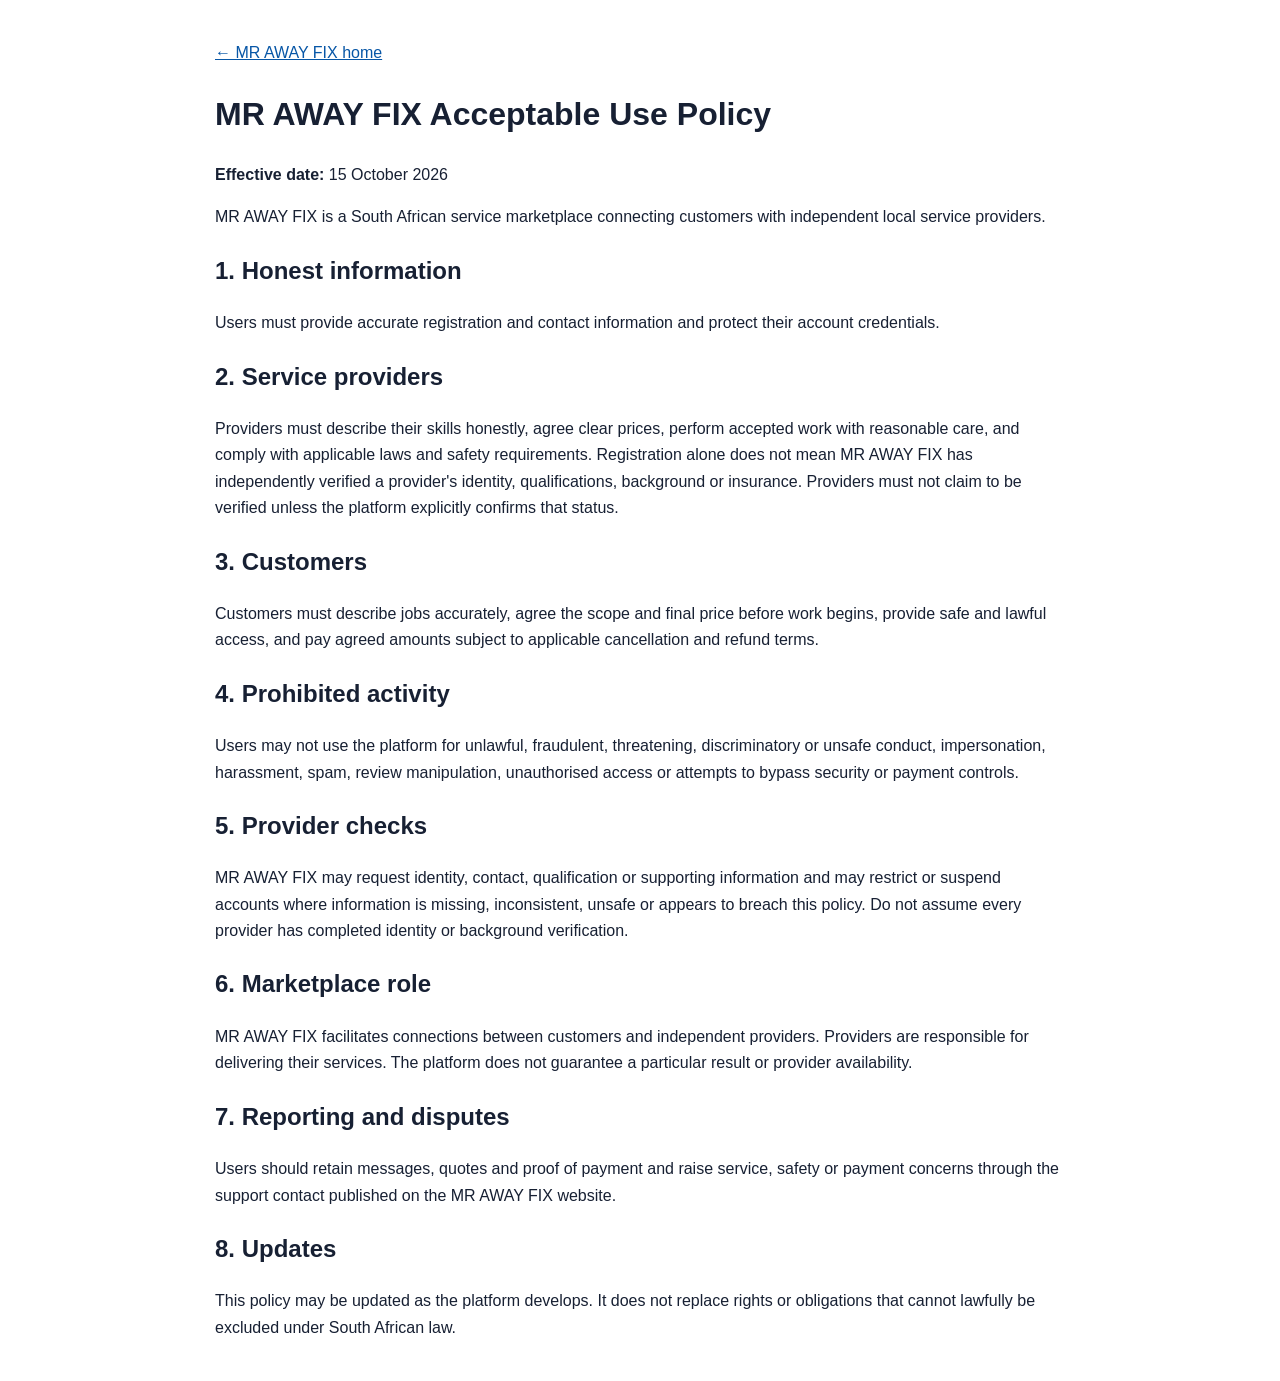
<file: acceptable-use.html>
<!doctype html>

<html lang="en">
<head>
<meta charset="utf-8">
<meta name="viewport" content="width=device-width, initial-scale=1">
<title>Acceptable Use Policy | MR AWAY FIX</title>
<style>
body{font:16px/1.65 Arial,sans-serif;max-width:850px;margin:auto;padding:24px;color:#172033}
a{color:#0756a6}
</style>
</head>
<body>
<p><a href="index.html">← MR AWAY FIX home</a></p>
<h1>MR AWAY FIX Acceptable Use Policy</h1>
<p><strong>Effective date:</strong> 15 October 2026</p>
<p>MR AWAY FIX is a South African service marketplace connecting customers with independent local service providers.</p>
<h2>1. Honest information</h2>
<p>Users must provide accurate registration and contact information and protect their account credentials.</p>
<h2>2. Service providers</h2>
<p>Providers must describe their skills honestly, agree clear prices, perform accepted work with reasonable care, and comply with applicable laws and safety requirements. Registration alone does not mean MR AWAY FIX has independently verified a provider's identity, qualifications, background or insurance. Providers must not claim to be verified unless the platform explicitly confirms that status.</p>
<h2>3. Customers</h2>
<p>Customers must describe jobs accurately, agree the scope and final price before work begins, provide safe and lawful access, and pay agreed amounts subject to applicable cancellation and refund terms.</p>
<h2>4. Prohibited activity</h2>
<p>Users may not use the platform for unlawful, fraudulent, threatening, discriminatory or unsafe conduct, impersonation, harassment, spam, review manipulation, unauthorised access or attempts to bypass security or payment controls.</p>
<h2>5. Provider checks</h2>
<p>MR AWAY FIX may request identity, contact, qualification or supporting information and may restrict or suspend accounts where information is missing, inconsistent, unsafe or appears to breach this policy. Do not assume every provider has completed identity or background verification.</p>
<h2>6. Marketplace role</h2>
<p>MR AWAY FIX facilitates connections between customers and independent providers. Providers are responsible for delivering their services. The platform does not guarantee a particular result or provider availability.</p>
<h2>7. Reporting and disputes</h2>
<p>Users should retain messages, quotes and proof of payment and raise service, safety or payment concerns through the support contact published on the MR AWAY FIX website.</p>
<h2>8. Updates</h2>
<p>This policy may be updated as the platform develops. It does not replace rights or obligations that cannot lawfully be excluded under South African law.</p>
</body>
</html>
</file>
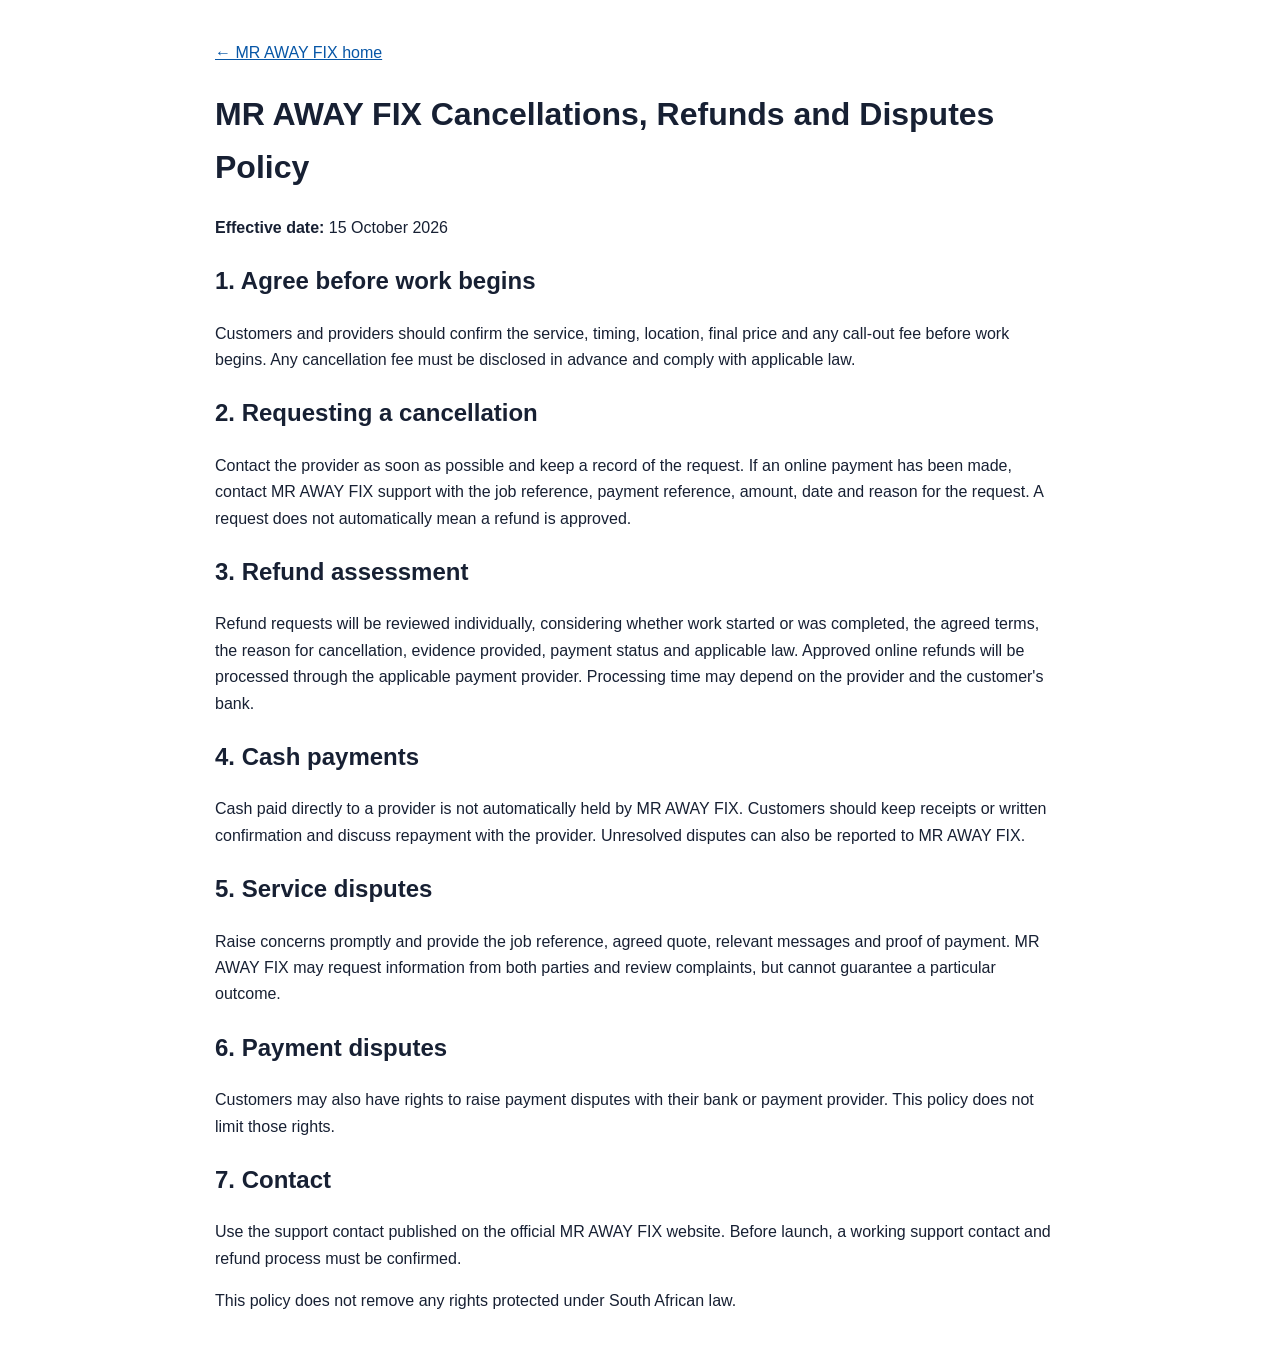
<file: cancellations-refunds-disputes.html>
<!doctype html>

<html lang="en">
<head>
<meta charset="utf-8">
<meta name="viewport" content="width=device-width, initial-scale=1">
<title>Cancellations, Refunds and Disputes | MR AWAY FIX</title>
<style>
body{font:16px/1.65 Arial,sans-serif;max-width:850px;margin:auto;padding:24px;color:#172033}
a{color:#0756a6}
</style>
</head>
<body>
<p><a href="index.html">← MR AWAY FIX home</a></p>
<h1>MR AWAY FIX Cancellations, Refunds and Disputes Policy</h1>
<p><strong>Effective date:</strong> 15 October 2026</p>
<h2>1. Agree before work begins</h2>
<p>Customers and providers should confirm the service, timing, location, final price and any call-out fee before work begins. Any cancellation fee must be disclosed in advance and comply with applicable law.</p>
<h2>2. Requesting a cancellation</h2>
<p>Contact the provider as soon as possible and keep a record of the request. If an online payment has been made, contact MR AWAY FIX support with the job reference, payment reference, amount, date and reason for the request. A request does not automatically mean a refund is approved.</p>
<h2>3. Refund assessment</h2>
<p>Refund requests will be reviewed individually, considering whether work started or was completed, the agreed terms, the reason for cancellation, evidence provided, payment status and applicable law. Approved online refunds will be processed through the applicable payment provider. Processing time may depend on the provider and the customer's bank.</p>
<h2>4. Cash payments</h2>
<p>Cash paid directly to a provider is not automatically held by MR AWAY FIX. Customers should keep receipts or written confirmation and discuss repayment with the provider. Unresolved disputes can also be reported to MR AWAY FIX.</p>
<h2>5. Service disputes</h2>
<p>Raise concerns promptly and provide the job reference, agreed quote, relevant messages and proof of payment. MR AWAY FIX may request information from both parties and review complaints, but cannot guarantee a particular outcome.</p>
<h2>6. Payment disputes</h2>
<p>Customers may also have rights to raise payment disputes with their bank or payment provider. This policy does not limit those rights.</p>
<h2>7. Contact</h2>
<p>Use the support contact published on the official MR AWAY FIX website. Before launch, a working support contact and refund process must be confirmed.</p>
<p>This policy does not remove any rights protected under South African law.</p>
</body>
</html>
</file>
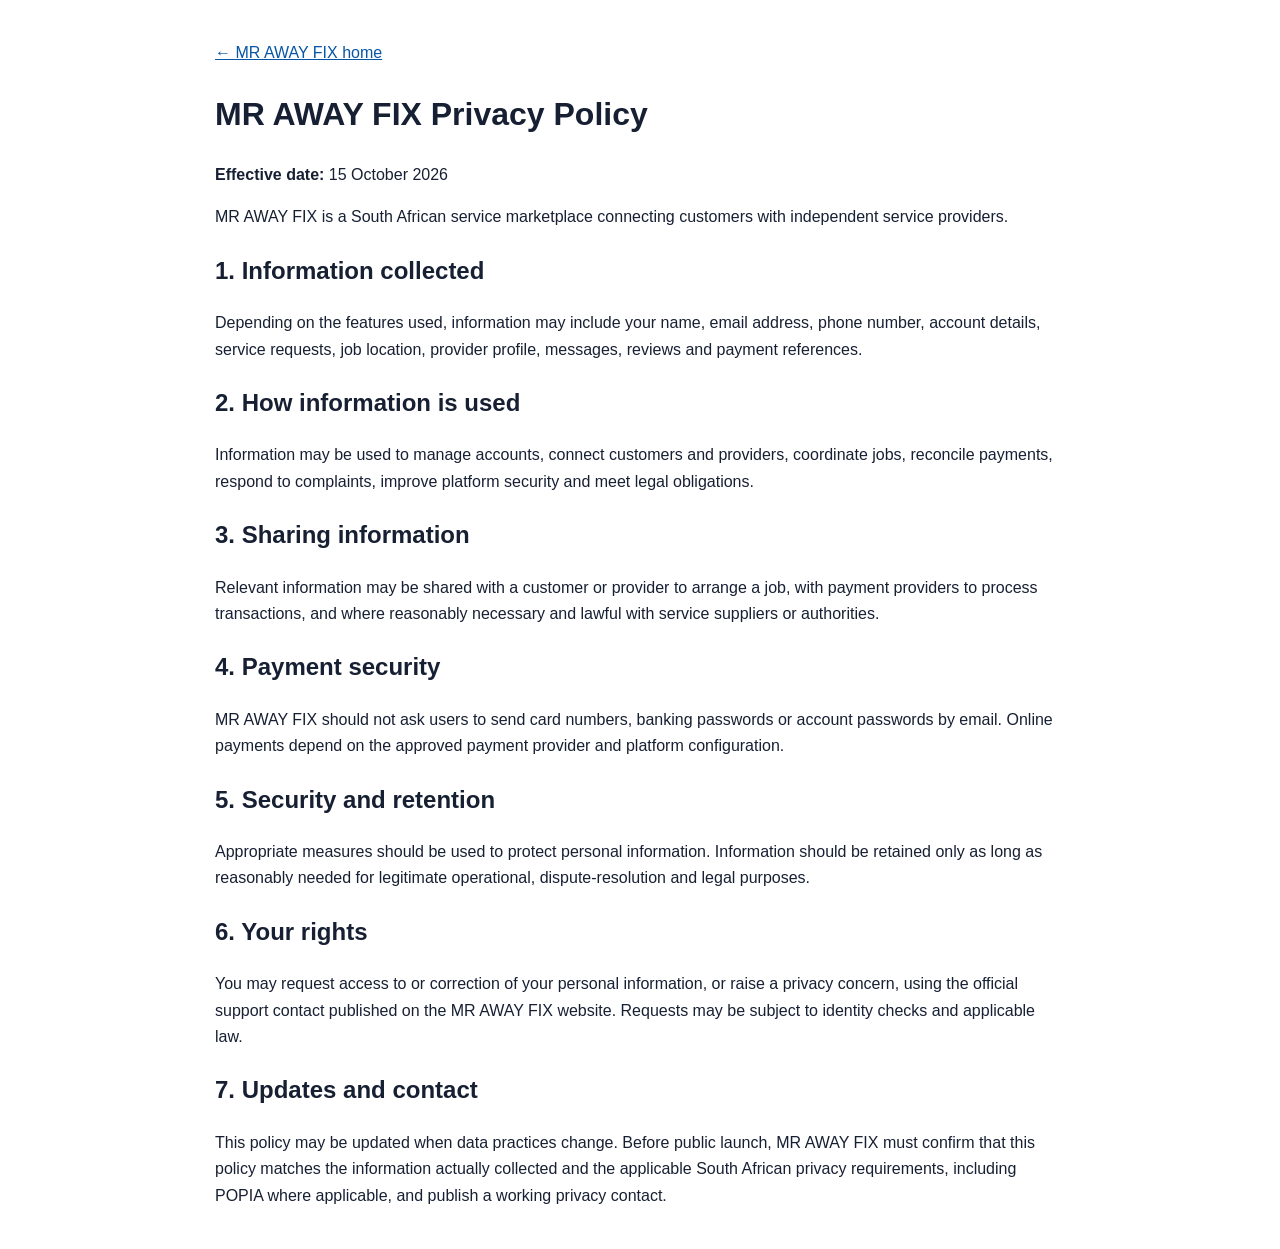
<file: privacy-policy.html>
<!doctype html>

<html lang="en">
<head>
<meta charset="utf-8">
<meta name="viewport" content="width=device-width, initial-scale=1">
<title>Privacy Policy | MR AWAY FIX</title>
<style>
body{font:16px/1.65 Arial,sans-serif;max-width:850px;margin:auto;padding:24px;color:#172033}
a{color:#0756a6}
</style>
</head>
<body>
<p><a href="index.html">← MR AWAY FIX home</a></p>
<h1>MR AWAY FIX Privacy Policy</h1>
<p><strong>Effective date:</strong> 15 October 2026</p>
<p>MR AWAY FIX is a South African service marketplace connecting customers with independent service providers.</p>
<h2>1. Information collected</h2>
<p>Depending on the features used, information may include your name, email address, phone number, account details, service requests, job location, provider profile, messages, reviews and payment references.</p>
<h2>2. How information is used</h2>
<p>Information may be used to manage accounts, connect customers and providers, coordinate jobs, reconcile payments, respond to complaints, improve platform security and meet legal obligations.</p>
<h2>3. Sharing information</h2>
<p>Relevant information may be shared with a customer or provider to arrange a job, with payment providers to process transactions, and where reasonably necessary and lawful with service suppliers or authorities.</p>
<h2>4. Payment security</h2>
<p>MR AWAY FIX should not ask users to send card numbers, banking passwords or account passwords by email. Online payments depend on the approved payment provider and platform configuration.</p>
<h2>5. Security and retention</h2>
<p>Appropriate measures should be used to protect personal information. Information should be retained only as long as reasonably needed for legitimate operational, dispute-resolution and legal purposes.</p>
<h2>6. Your rights</h2>
<p>You may request access to or correction of your personal information, or raise a privacy concern, using the official support contact published on the MR AWAY FIX website. Requests may be subject to identity checks and applicable law.</p>
<h2>7. Updates and contact</h2>
<p>This policy may be updated when data practices change. Before public launch, MR AWAY FIX must confirm that this policy matches the information actually collected and the applicable South African privacy requirements, including POPIA where applicable, and publish a working privacy contact.</p>
</body>
</html>
</file>
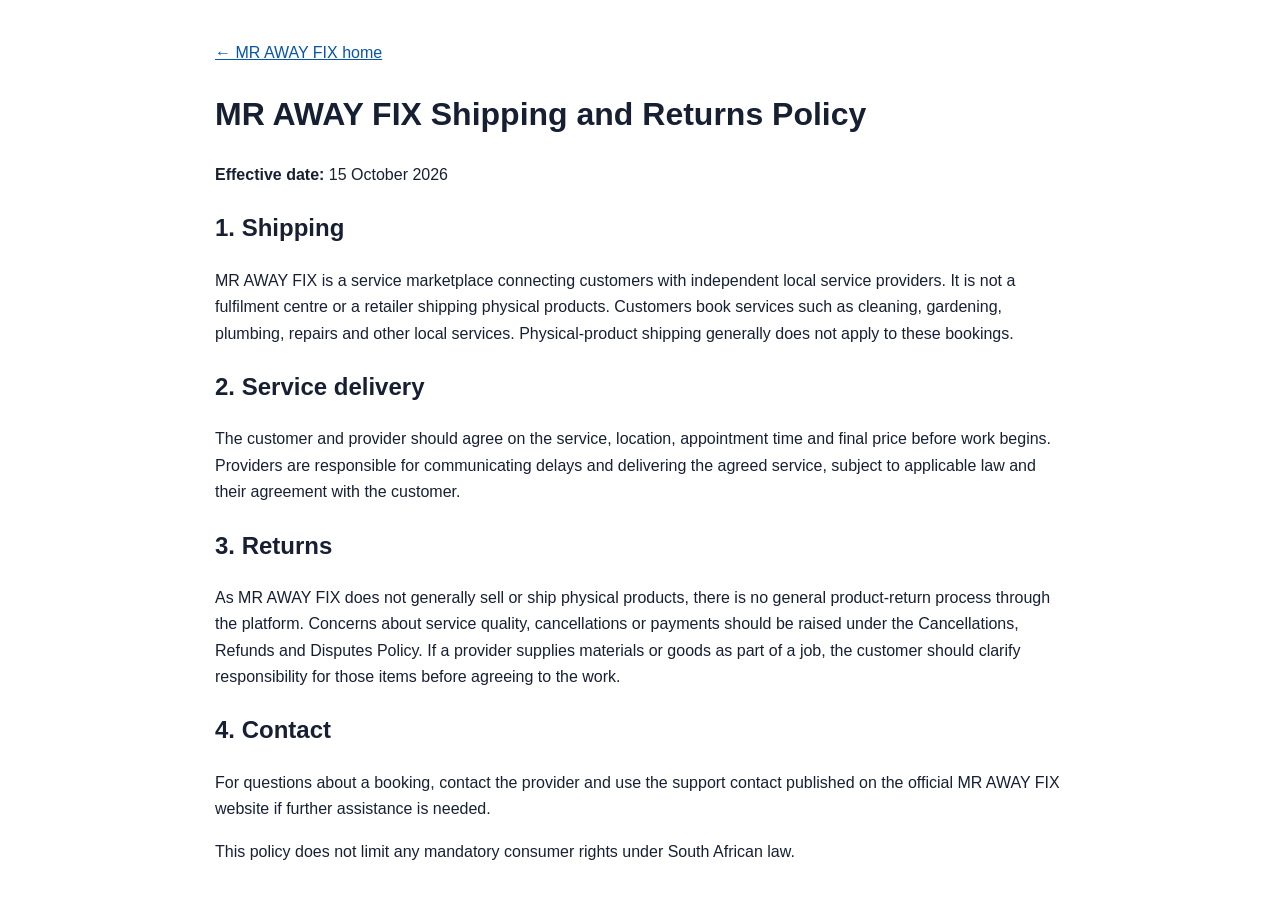
<file: shipping-and-returns.html>
<!doctype html>

<html lang="en">
<head>
<meta charset="utf-8">
<meta name="viewport" content="width=device-width, initial-scale=1">
<title>Shipping and Returns Policy | MR AWAY FIX</title>
<style>
body{font:16px/1.65 Arial,sans-serif;max-width:850px;margin:auto;padding:24px;color:#172033}
a{color:#0756a6}
</style>
</head>
<body>
<p><a href="index.html">← MR AWAY FIX home</a></p>
<h1>MR AWAY FIX Shipping and Returns Policy</h1>
<p><strong>Effective date:</strong> 15 October 2026</p>
<h2>1. Shipping</h2>
<p>MR AWAY FIX is a service marketplace connecting customers with independent local service providers. It is not a fulfilment centre or a retailer shipping physical products. Customers book services such as cleaning, gardening, plumbing, repairs and other local services. Physical-product shipping generally does not apply to these bookings.</p>
<h2>2. Service delivery</h2>
<p>The customer and provider should agree on the service, location, appointment time and final price before work begins. Providers are responsible for communicating delays and delivering the agreed service, subject to applicable law and their agreement with the customer.</p>
<h2>3. Returns</h2>
<p>As MR AWAY FIX does not generally sell or ship physical products, there is no general product-return process through the platform. Concerns about service quality, cancellations or payments should be raised under the Cancellations, Refunds and Disputes Policy. If a provider supplies materials or goods as part of a job, the customer should clarify responsibility for those items before agreeing to the work.</p>
<h2>4. Contact</h2>
<p>For questions about a booking, contact the provider and use the support contact published on the official MR AWAY FIX website if further assistance is needed.</p>
<p>This policy does not limit any mandatory consumer rights under South African law.</p>
</body>
</html>
</file>
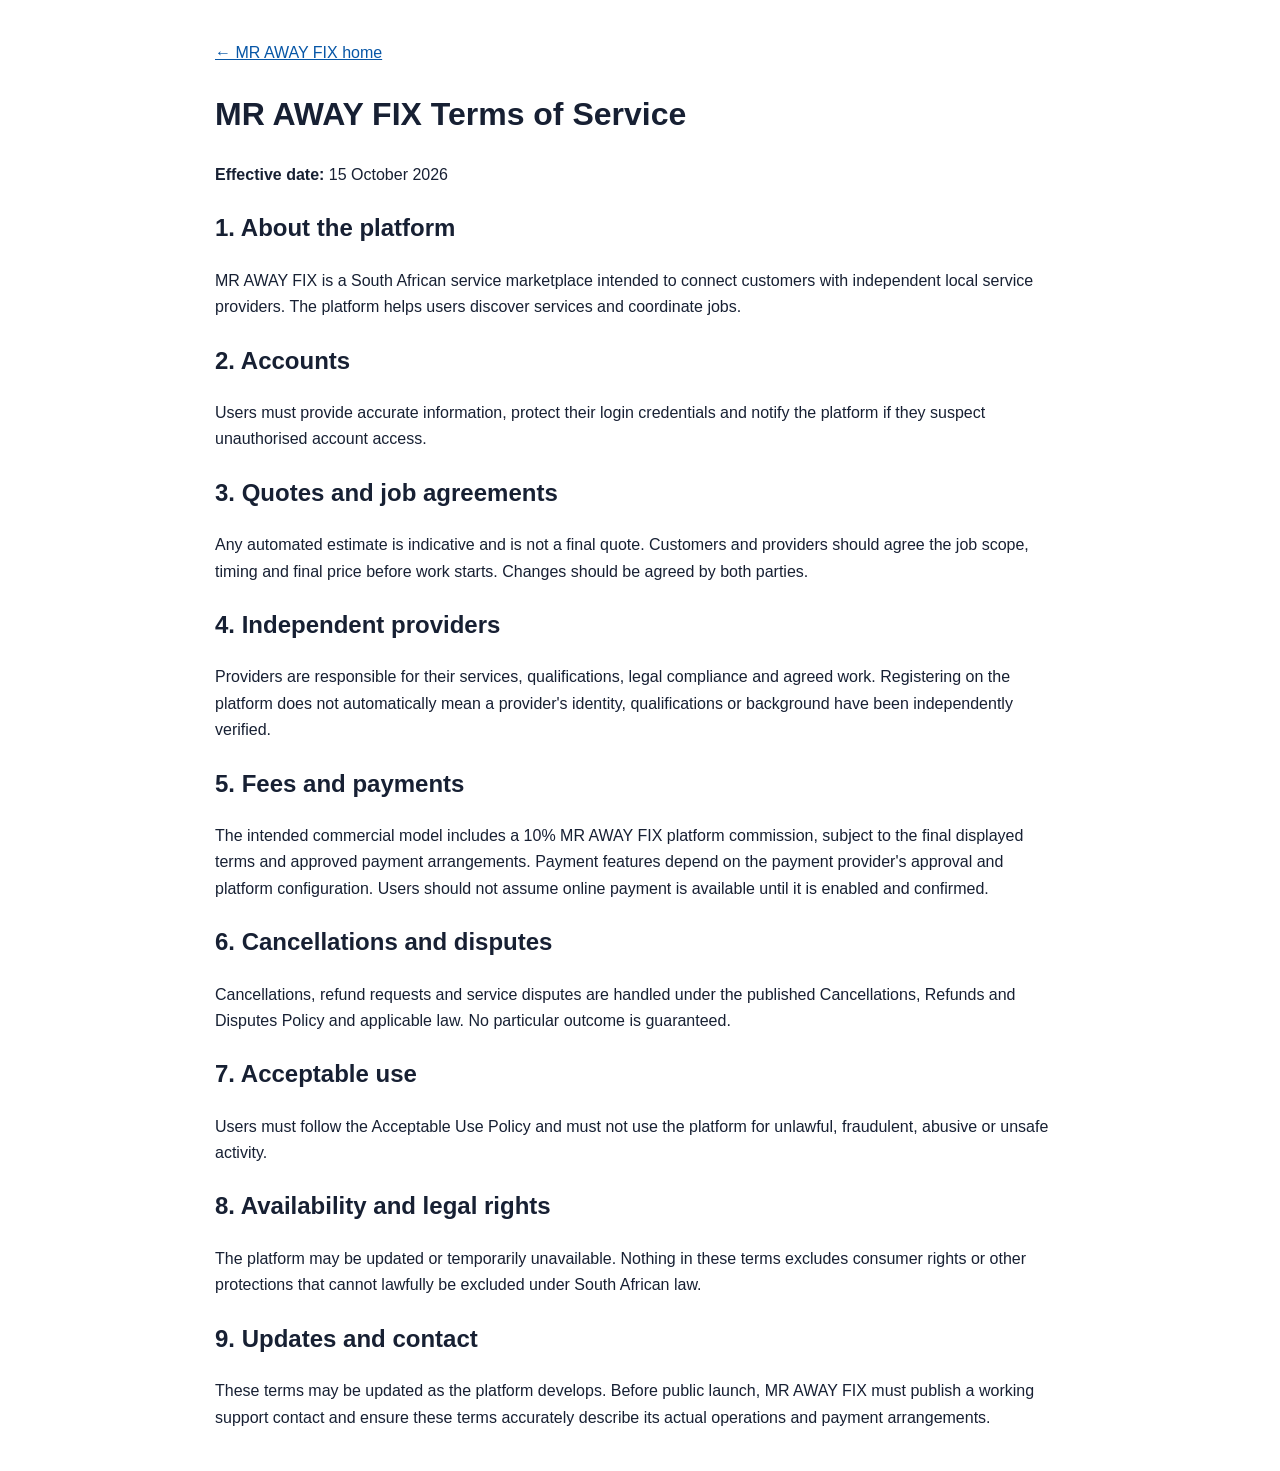
<file: terms-of-service.html>
<!doctype html>

<html lang="en">
<head>
<meta charset="utf-8">
<meta name="viewport" content="width=device-width, initial-scale=1">
<title>Terms of Service | MR AWAY FIX</title>
<style>
body{font:16px/1.65 Arial,sans-serif;max-width:850px;margin:auto;padding:24px;color:#172033}
a{color:#0756a6}
</style>
</head>
<body>
<p><a href="index.html">← MR AWAY FIX home</a></p>
<h1>MR AWAY FIX Terms of Service</h1>
<p><strong>Effective date:</strong> 15 October 2026</p>
<h2>1. About the platform</h2>
<p>MR AWAY FIX is a South African service marketplace intended to connect customers with independent local service providers. The platform helps users discover services and coordinate jobs.</p>
<h2>2. Accounts</h2>
<p>Users must provide accurate information, protect their login credentials and notify the platform if they suspect unauthorised account access.</p>
<h2>3. Quotes and job agreements</h2>
<p>Any automated estimate is indicative and is not a final quote. Customers and providers should agree the job scope, timing and final price before work starts. Changes should be agreed by both parties.</p>
<h2>4. Independent providers</h2>
<p>Providers are responsible for their services, qualifications, legal compliance and agreed work. Registering on the platform does not automatically mean a provider's identity, qualifications or background have been independently verified.</p>
<h2>5. Fees and payments</h2>
<p>The intended commercial model includes a 10% MR AWAY FIX platform commission, subject to the final displayed terms and approved payment arrangements. Payment features depend on the payment provider's approval and platform configuration. Users should not assume online payment is available until it is enabled and confirmed.</p>
<h2>6. Cancellations and disputes</h2>
<p>Cancellations, refund requests and service disputes are handled under the published Cancellations, Refunds and Disputes Policy and applicable law. No particular outcome is guaranteed.</p>
<h2>7. Acceptable use</h2>
<p>Users must follow the Acceptable Use Policy and must not use the platform for unlawful, fraudulent, abusive or unsafe activity.</p>
<h2>8. Availability and legal rights</h2>
<p>The platform may be updated or temporarily unavailable. Nothing in these terms excludes consumer rights or other protections that cannot lawfully be excluded under South African law.</p>
<h2>9. Updates and contact</h2>
<p>These terms may be updated as the platform develops. Before public launch, MR AWAY FIX must publish a working support contact and ensure these terms accurately describe its actual operations and payment arrangements.</p>
</body>
</html>
</file>
